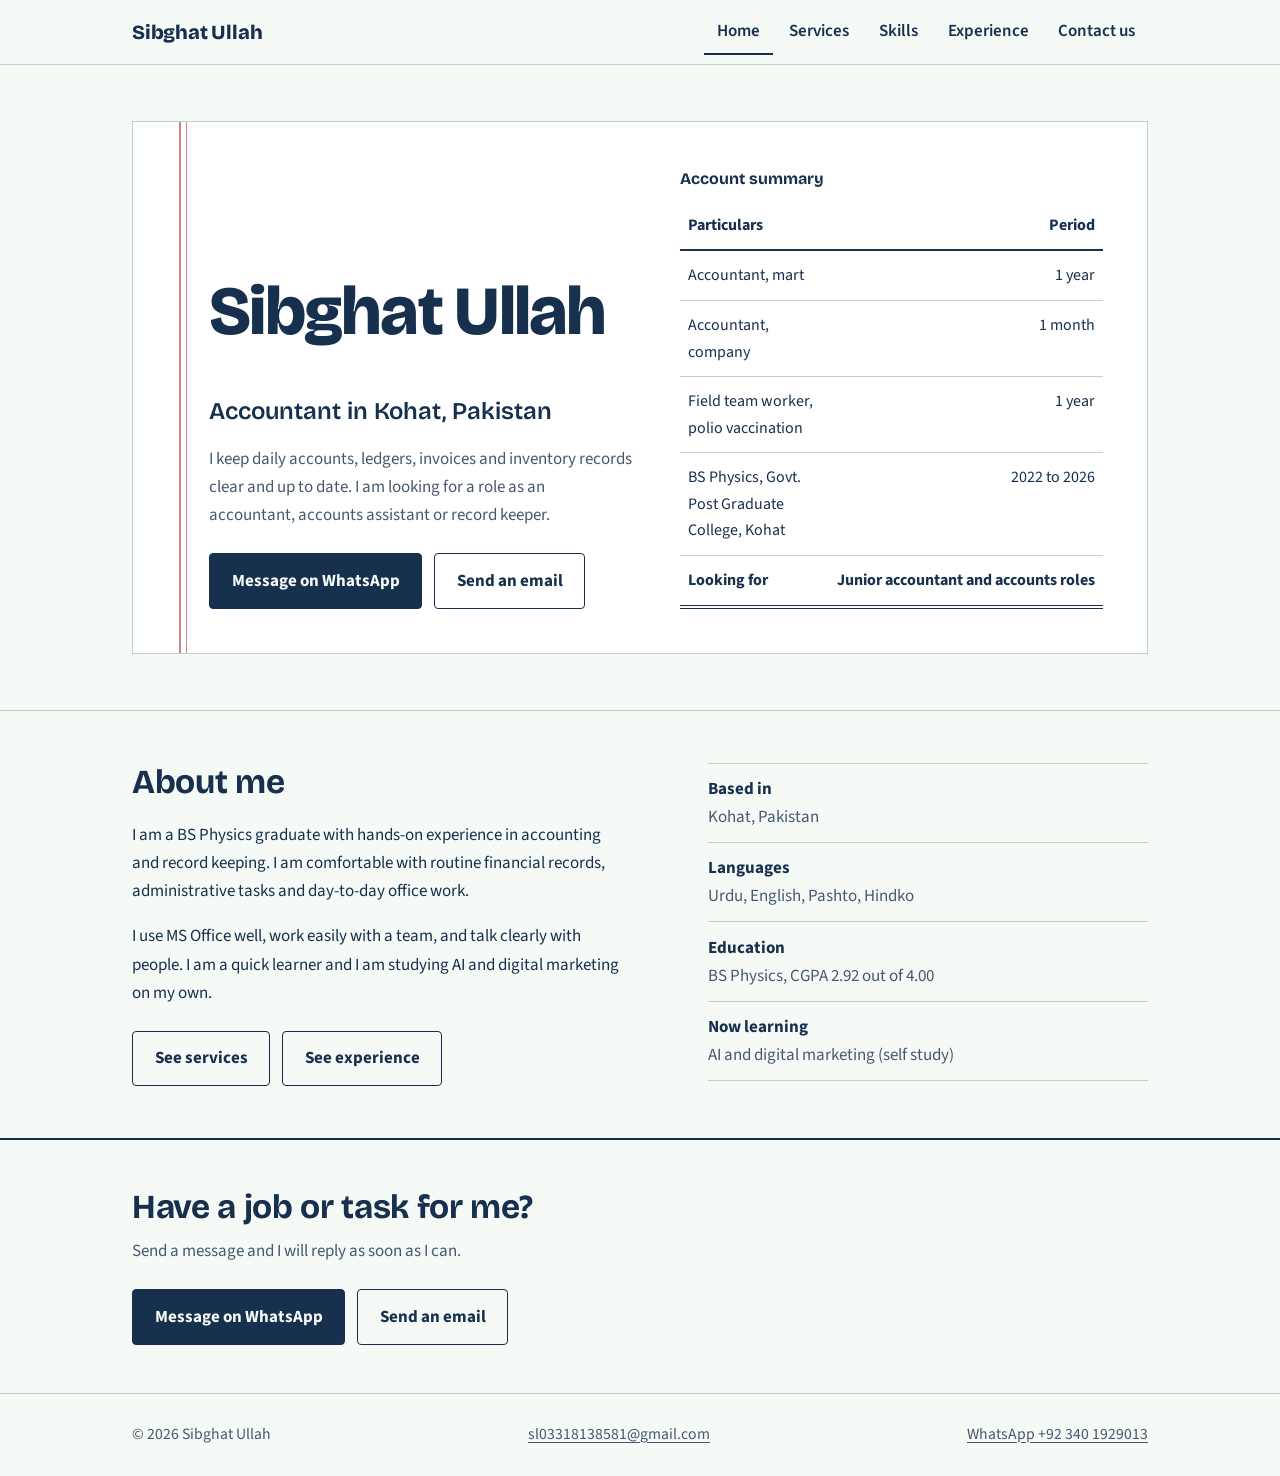
<file: index.html>
<!DOCTYPE html>
<html lang="en">
<head>
  <meta charset="UTF-8">
  <meta name="viewport" content="width=device-width, initial-scale=1">
  <title>Sibghat Ullah | Accountant in Kohat</title>
  <meta name="description" content="Portfolio of Sibghat Ullah, an accountant in Kohat, Pakistan. Daily accounts, record keeping, ledgers, invoices and inventory.">
  <link rel="icon" href="data:image/svg+xml,%3Csvg xmlns='http://www.w3.org/2000/svg' viewBox='0 0 64 64'%3E%3Crect width='64' height='64' rx='8' fill='%2317304d'/%3E%3Ctext x='32' y='45' font-size='36' font-family='Arial' font-weight='700' text-anchor='middle' fill='%23f6faf7'%3ES%3C/text%3E%3C/svg%3E">
  <link rel="preconnect" href="https://fonts.googleapis.com">
  <link rel="preconnect" href="https://fonts.gstatic.com" crossorigin>
  <link href="https://fonts.googleapis.com/css2?family=Bricolage+Grotesque:opsz,wght@12..96,600..800&family=Source+Sans+3:wght@400;600;700&display=swap" rel="stylesheet">
  <link rel="stylesheet" href="css/style.css">
</head>
<body>
  <a class="skip-link" href="#main">Skip to content</a>

  <header class="site-header">
    <div class="wrap bar">
      <a class="brand" href="index.html">Sibghat Ullah</a>
      <button class="nav-toggle" aria-expanded="false" aria-controls="site-nav">Menu</button>
      <nav id="site-nav" class="site-nav" aria-label="Main">
        <a href="index.html" aria-current="page">Home</a>
        <a href="services.html">Services</a>
        <a href="skills.html">Skills</a>
        <a href="experience.html">Experience</a>
        <a href="contact.html">Contact us</a>
      </nav>
    </div>
  </header>

  <main id="main">
    <section class="hero">
      <div class="wrap">
        <div class="sheet">
          <div class="hero-grid">
            <div>
              <h1>Sibghat Ullah</h1>
              <p class="hero-role">Accountant in Kohat, Pakistan</p>
              <p class="hero-lead">I keep daily accounts, ledgers, invoices and inventory records clear and up to date. I am looking for a role as an accountant, accounts assistant or record keeper.</p>
              <div class="btn-row">
                <a class="btn btn-primary" href="https://wa.me/923401929013?text=Hello%20Sibghat%2C%20I%20saw%20your%20portfolio%20and%20would%20like%20to%20talk." target="_blank" rel="noopener">Message on WhatsApp</a>
                <a class="btn btn-ghost" href="mailto:sl03318138581@gmail.com?subject=Job%20enquiry%20from%20your%20portfolio">Send an email</a>
              </div>
            </div>

            <div class="table-scroll">
              <table class="ledger ledger-write">
                <caption>Account summary</caption>
                <thead>
                  <tr><th scope="col">Particulars</th><th scope="col" class="num">Period</th></tr>
                </thead>
                <tbody>
                  <tr style="--i:0"><td>Accountant, mart</td><td class="num">1 year</td></tr>
                  <tr style="--i:1"><td>Accountant, company</td><td class="num">1 month</td></tr>
                  <tr style="--i:2"><td>Field team worker, polio vaccination</td><td class="num">1 year</td></tr>
                  <tr style="--i:3"><td>BS Physics, Govt. Post Graduate College, Kohat</td><td class="num">2022 to 2026</td></tr>
                </tbody>
                <tfoot>
                  <tr><th scope="row">Looking for</th><td class="num">Junior accountant and accounts roles</td></tr>
                </tfoot>
              </table>
            </div>
          </div>
        </div>
      </div>
    </section>

    <section class="section">
      <div class="wrap two-col two-col-uneven">
        <div>
          <h2>About me</h2>
          <p>I am a BS Physics graduate with hands-on experience in accounting and record keeping. I am comfortable with routine financial records, administrative tasks and day-to-day office work.</p>
          <p>I use MS Office well, work easily with a team, and talk clearly with people. I am a quick learner and I am studying AI and digital marketing on my own.</p>
          <div class="btn-row">
            <a class="btn btn-ghost" href="services.html">See services</a>
            <a class="btn btn-ghost" href="experience.html">See experience</a>
          </div>
        </div>
        <dl class="detail-list">
          <div><dt>Based in</dt><dd>Kohat, Pakistan</dd></div>
          <div><dt>Languages</dt><dd>Urdu, English, Pashto, Hindko</dd></div>
          <div><dt>Education</dt><dd>BS Physics, CGPA 2.92 out of 4.00</dd></div>
          <div><dt>Now learning</dt><dd>AI and digital marketing (self study)</dd></div>
        </dl>
      </div>
    </section>

    <section class="cta">
      <div class="wrap">
        <h2>Have a job or task for me?</h2>
        <p>Send a message and I will reply as soon as I can.</p>
        <div class="btn-row">
          <a class="btn btn-primary" href="https://wa.me/923401929013?text=Hello%20Sibghat%2C%20I%20saw%20your%20portfolio%20and%20would%20like%20to%20talk." target="_blank" rel="noopener">Message on WhatsApp</a>
          <a class="btn btn-ghost" href="mailto:sl03318138581@gmail.com?subject=Job%20enquiry%20from%20your%20portfolio">Send an email</a>
        </div>
      </div>
    </section>
  </main>

  <footer class="site-footer">
    <div class="wrap footer-inner">
      <span>&copy; 2026 Sibghat Ullah</span>
      <span><a href="mailto:sl03318138581@gmail.com">sl03318138581@gmail.com</a></span>
      <span><a href="https://wa.me/923401929013" target="_blank" rel="noopener">WhatsApp +92 340 1929013</a></span>
    </div>
  </footer>

  <div class="quick-bar">
    <a href="https://wa.me/923401929013?text=Hello%20Sibghat%2C%20I%20saw%20your%20portfolio%20and%20would%20like%20to%20talk." target="_blank" rel="noopener">WhatsApp</a>
    <a href="mailto:sl03318138581@gmail.com?subject=Job%20enquiry%20from%20your%20portfolio">Email</a>
  </div>

  <script src="js/main.js"></script>
</body>
</html>
</file>
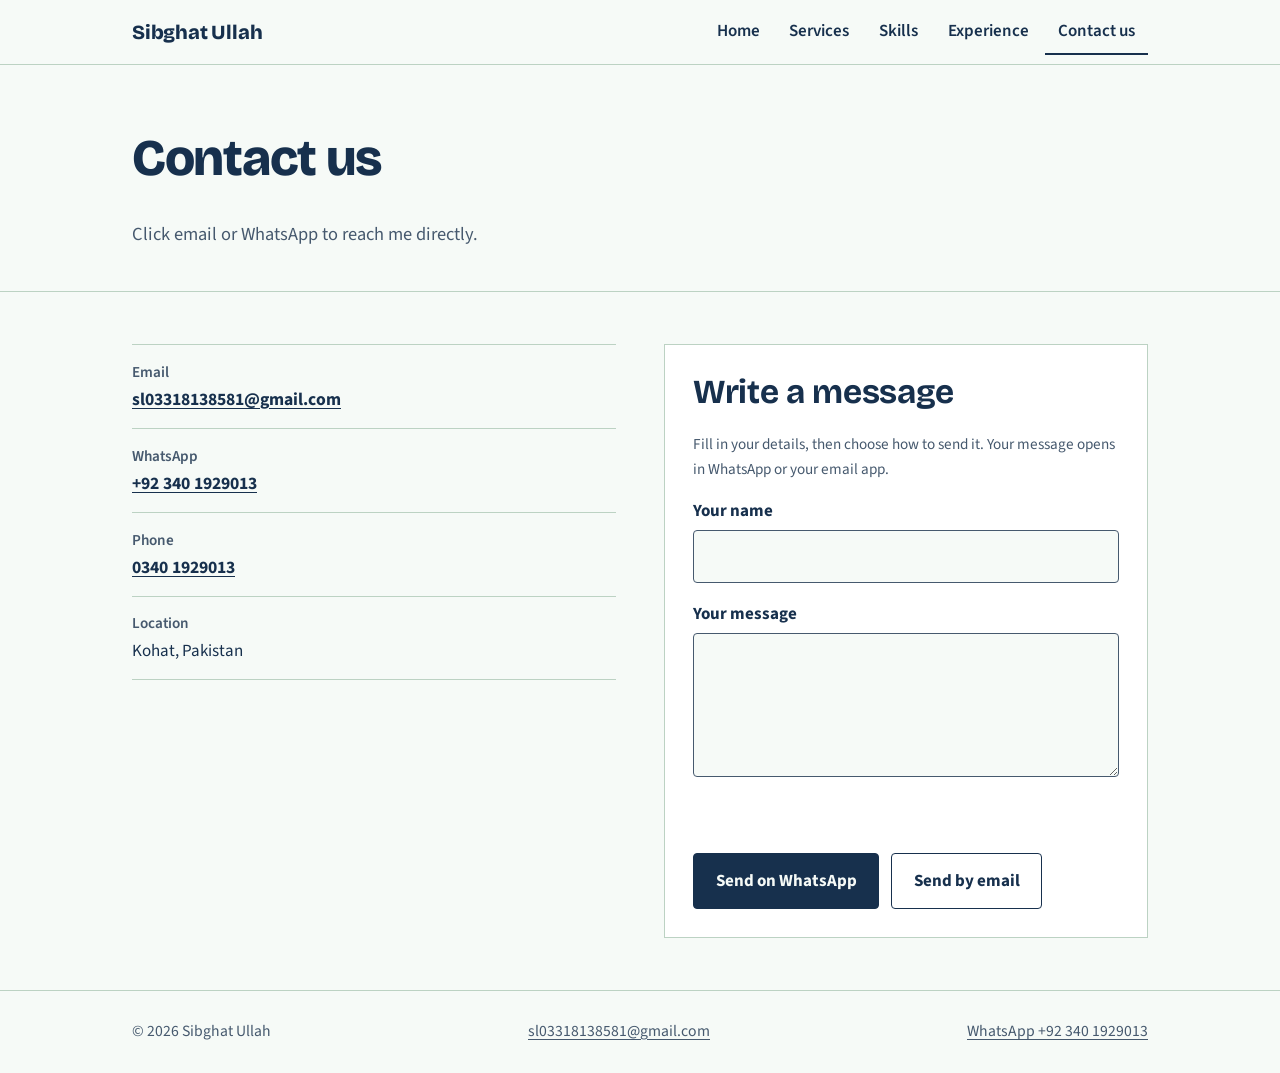
<file: contact.html>
<!DOCTYPE html>
<html lang="en">
<head>
  <meta charset="UTF-8">
  <meta name="viewport" content="width=device-width, initial-scale=1">
  <title>Contact us | Sibghat Ullah</title>
  <meta name="description" content="Contact Sibghat Ullah by email, WhatsApp or phone. Based in Kohat, Pakistan.">
  <link rel="icon" href="data:image/svg+xml,%3Csvg xmlns='http://www.w3.org/2000/svg' viewBox='0 0 64 64'%3E%3Crect width='64' height='64' rx='8' fill='%2317304d'/%3E%3Ctext x='32' y='45' font-size='36' font-family='Arial' font-weight='700' text-anchor='middle' fill='%23f6faf7'%3ES%3C/text%3E%3C/svg%3E">
  <link rel="preconnect" href="https://fonts.googleapis.com">
  <link rel="preconnect" href="https://fonts.gstatic.com" crossorigin>
  <link href="https://fonts.googleapis.com/css2?family=Bricolage+Grotesque:opsz,wght@12..96,600..800&family=Source+Sans+3:wght@400;600;700&display=swap" rel="stylesheet">
  <link rel="stylesheet" href="css/style.css">
</head>
<body>
  <a class="skip-link" href="#main">Skip to content</a>

  <header class="site-header">
    <div class="wrap bar">
      <a class="brand" href="index.html">Sibghat Ullah</a>
      <button class="nav-toggle" aria-expanded="false" aria-controls="site-nav">Menu</button>
      <nav id="site-nav" class="site-nav" aria-label="Main">
        <a href="index.html">Home</a>
        <a href="services.html">Services</a>
        <a href="skills.html">Skills</a>
        <a href="experience.html">Experience</a>
        <a href="contact.html" aria-current="page">Contact us</a>
      </nav>
    </div>
  </header>

  <main id="main">
    <div class="wrap page-head">
      <h1>Contact us</h1>
      <p>Click email or WhatsApp to reach me directly.</p>
    </div>

    <section class="section">
      <div class="wrap two-col">
        <div>
          <ul class="contact-list">
            <li>
              <span class="label">Email</span>
              <a href="mailto:sl03318138581@gmail.com?subject=Job%20enquiry%20from%20your%20portfolio">sl03318138581@gmail.com</a>
            </li>
            <li>
              <span class="label">WhatsApp</span>
              <a href="https://wa.me/923401929013?text=Hello%20Sibghat%2C%20I%20saw%20your%20portfolio%20and%20would%20like%20to%20talk." target="_blank" rel="noopener">+92 340 1929013</a>
            </li>
            <li>
              <span class="label">Phone</span>
              <a href="tel:+923401929013">0340 1929013</a>
            </li>
            <li>
              <span class="label">Location</span>
              Kohat, Pakistan
            </li>
          </ul>
        </div>

        <form id="contact-form" class="form" novalidate>
          <h2>Write a message</h2>
          <p class="form-note">Fill in your details, then choose how to send it. Your message opens in WhatsApp or your email app.</p>

          <label for="name">Your name</label>
          <input id="name" name="name" type="text" autocomplete="name">

          <label for="message">Your message</label>
          <textarea id="message" name="message"></textarea>

          <p class="form-error" role="alert" aria-live="polite"></p>

          <div class="btn-row">
            <button type="button" class="btn btn-primary" data-send="whatsapp">Send on WhatsApp</button>
            <button type="button" class="btn btn-ghost" data-send="email">Send by email</button>
          </div>
        </form>
      </div>
    </section>
  </main>

  <footer class="site-footer">
    <div class="wrap footer-inner">
      <span>&copy; 2026 Sibghat Ullah</span>
      <span><a href="mailto:sl03318138581@gmail.com">sl03318138581@gmail.com</a></span>
      <span><a href="https://wa.me/923401929013" target="_blank" rel="noopener">WhatsApp +92 340 1929013</a></span>
    </div>
  </footer>

  <div class="quick-bar">
    <a href="https://wa.me/923401929013?text=Hello%20Sibghat%2C%20I%20saw%20your%20portfolio%20and%20would%20like%20to%20talk." target="_blank" rel="noopener">WhatsApp</a>
    <a href="mailto:sl03318138581@gmail.com?subject=Job%20enquiry%20from%20your%20portfolio">Email</a>
  </div>

  <script src="js/main.js"></script>
</body>
</html>
</file>
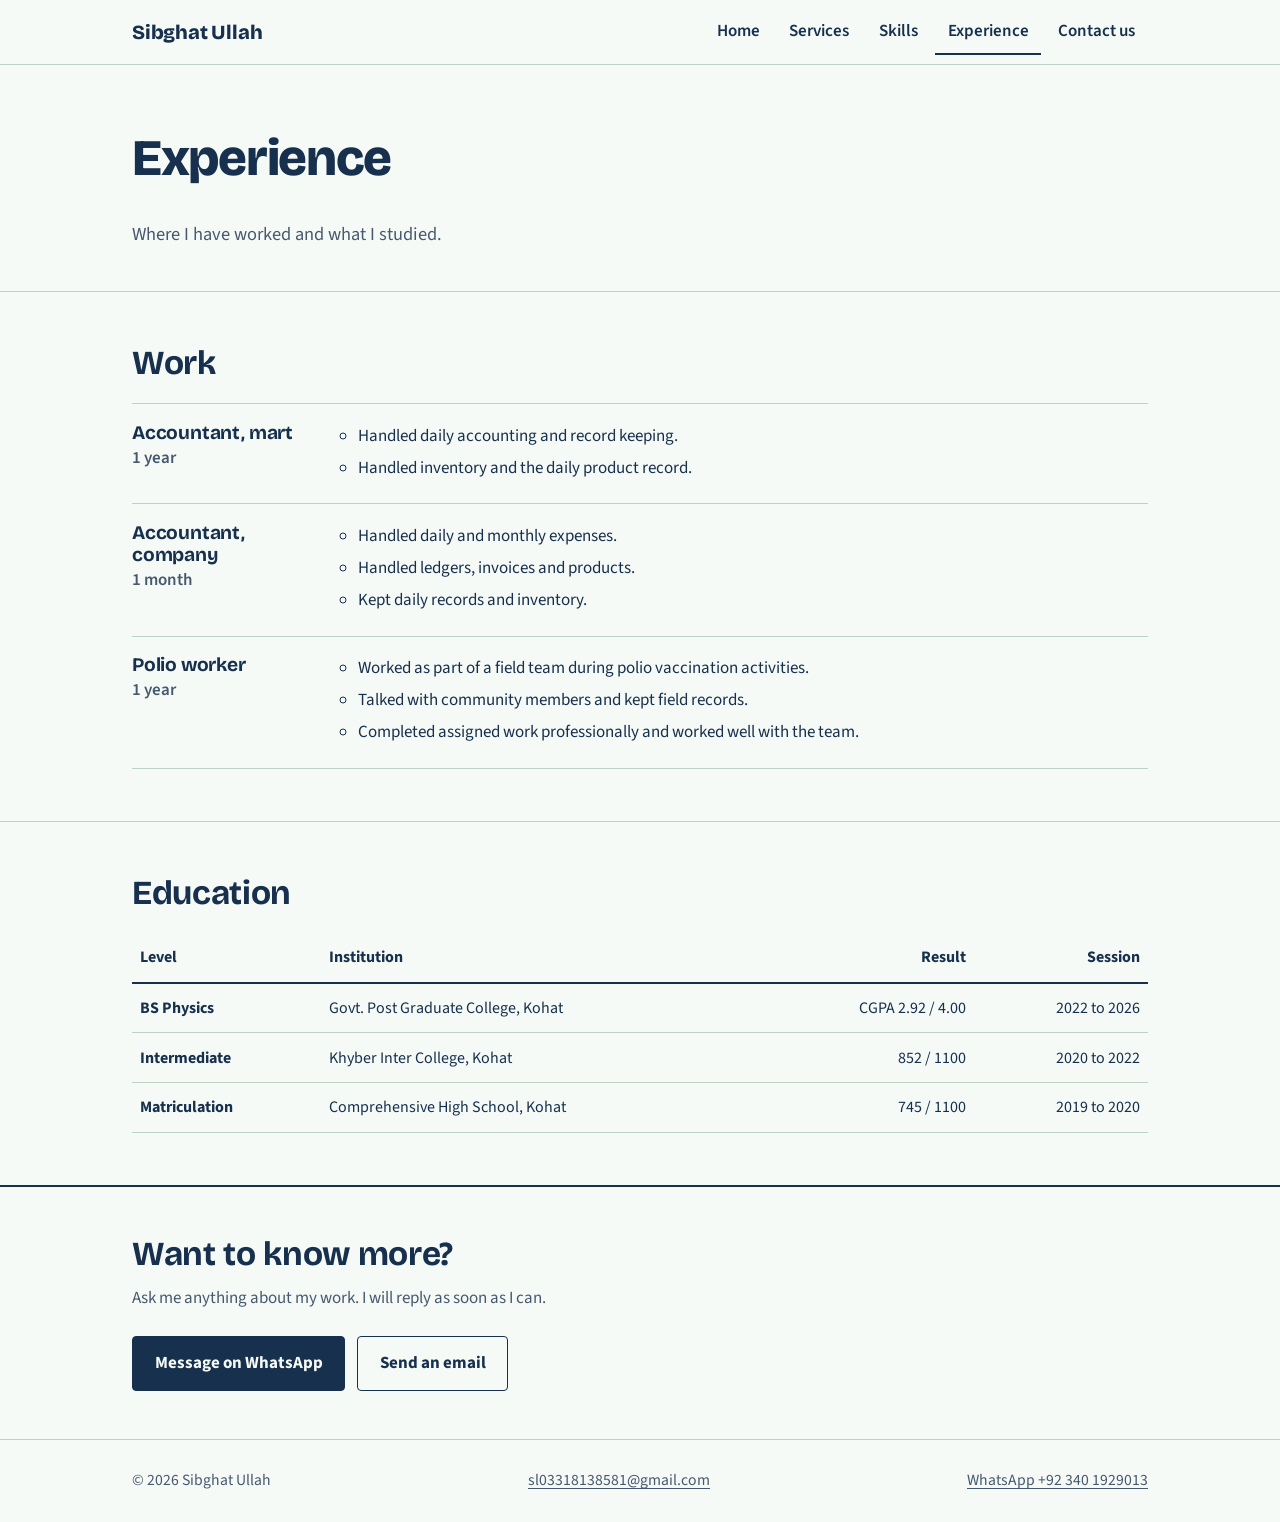
<file: experience.html>
<!DOCTYPE html>
<html lang="en">
<head>
  <meta charset="UTF-8">
  <meta name="viewport" content="width=device-width, initial-scale=1">
  <title>Experience | Sibghat Ullah</title>
  <meta name="description" content="Work experience and education of Sibghat Ullah: accountant at a mart and a company, polio field team worker, BS Physics graduate.">
  <link rel="icon" href="data:image/svg+xml,%3Csvg xmlns='http://www.w3.org/2000/svg' viewBox='0 0 64 64'%3E%3Crect width='64' height='64' rx='8' fill='%2317304d'/%3E%3Ctext x='32' y='45' font-size='36' font-family='Arial' font-weight='700' text-anchor='middle' fill='%23f6faf7'%3ES%3C/text%3E%3C/svg%3E">
  <link rel="preconnect" href="https://fonts.googleapis.com">
  <link rel="preconnect" href="https://fonts.gstatic.com" crossorigin>
  <link href="https://fonts.googleapis.com/css2?family=Bricolage+Grotesque:opsz,wght@12..96,600..800&family=Source+Sans+3:wght@400;600;700&display=swap" rel="stylesheet">
  <link rel="stylesheet" href="css/style.css">
</head>
<body>
  <a class="skip-link" href="#main">Skip to content</a>

  <header class="site-header">
    <div class="wrap bar">
      <a class="brand" href="index.html">Sibghat Ullah</a>
      <button class="nav-toggle" aria-expanded="false" aria-controls="site-nav">Menu</button>
      <nav id="site-nav" class="site-nav" aria-label="Main">
        <a href="index.html">Home</a>
        <a href="services.html">Services</a>
        <a href="skills.html">Skills</a>
        <a href="experience.html" aria-current="page">Experience</a>
        <a href="contact.html">Contact us</a>
      </nav>
    </div>
  </header>

  <main id="main">
    <div class="wrap page-head">
      <h1>Experience</h1>
      <p>Where I have worked and what I studied.</p>
    </div>

    <section class="section">
      <div class="wrap">
        <h2>Work</h2>
        <ul class="rows rows-wide-left">
          <li>
            <div>
              <h3>Accountant, mart</h3>
              <p class="row-meta">1 year</p>
            </div>
            <ul>
              <li>Handled daily accounting and record keeping.</li>
              <li>Handled inventory and the daily product record.</li>
            </ul>
          </li>
          <li>
            <div>
              <h3>Accountant, company</h3>
              <p class="row-meta">1 month</p>
            </div>
            <ul>
              <li>Handled daily and monthly expenses.</li>
              <li>Handled ledgers, invoices and products.</li>
              <li>Kept daily records and inventory.</li>
            </ul>
          </li>
          <li>
            <div>
              <h3>Polio worker</h3>
              <p class="row-meta">1 year</p>
            </div>
            <ul>
              <li>Worked as part of a field team during polio vaccination activities.</li>
              <li>Talked with community members and kept field records.</li>
              <li>Completed assigned work professionally and worked well with the team.</li>
            </ul>
          </li>
        </ul>
      </div>
    </section>

    <section class="section">
      <div class="wrap">
        <h2>Education</h2>
        <div class="table-scroll">
          <table class="ledger">
            <thead>
              <tr>
                <th scope="col">Level</th>
                <th scope="col">Institution</th>
                <th scope="col" class="num">Result</th>
                <th scope="col" class="num">Session</th>
              </tr>
            </thead>
            <tbody>
              <tr>
                <th scope="row">BS Physics</th>
                <td>Govt. Post Graduate College, Kohat</td>
                <td class="num">CGPA 2.92 / 4.00</td>
                <td class="num">2022 to 2026</td>
              </tr>
              <tr>
                <th scope="row">Intermediate</th>
                <td>Khyber Inter College, Kohat</td>
                <td class="num">852 / 1100</td>
                <td class="num">2020 to 2022</td>
              </tr>
              <tr>
                <th scope="row">Matriculation</th>
                <td>Comprehensive High School, Kohat</td>
                <td class="num">745 / 1100</td>
                <td class="num">2019 to 2020</td>
              </tr>
            </tbody>
          </table>
        </div>
      </div>
    </section>

    <section class="cta">
      <div class="wrap">
        <h2>Want to know more?</h2>
        <p>Ask me anything about my work. I will reply as soon as I can.</p>
        <div class="btn-row">
          <a class="btn btn-primary" href="https://wa.me/923401929013?text=Hello%20Sibghat%2C%20I%20saw%20your%20portfolio%20and%20would%20like%20to%20talk." target="_blank" rel="noopener">Message on WhatsApp</a>
          <a class="btn btn-ghost" href="mailto:sl03318138581@gmail.com?subject=Job%20enquiry%20from%20your%20portfolio">Send an email</a>
        </div>
      </div>
    </section>
  </main>

  <footer class="site-footer">
    <div class="wrap footer-inner">
      <span>&copy; 2026 Sibghat Ullah</span>
      <span><a href="mailto:sl03318138581@gmail.com">sl03318138581@gmail.com</a></span>
      <span><a href="https://wa.me/923401929013" target="_blank" rel="noopener">WhatsApp +92 340 1929013</a></span>
    </div>
  </footer>

  <div class="quick-bar">
    <a href="https://wa.me/923401929013?text=Hello%20Sibghat%2C%20I%20saw%20your%20portfolio%20and%20would%20like%20to%20talk." target="_blank" rel="noopener">WhatsApp</a>
    <a href="mailto:sl03318138581@gmail.com?subject=Job%20enquiry%20from%20your%20portfolio">Email</a>
  </div>

  <script src="js/main.js"></script>
</body>
</html>
</file>
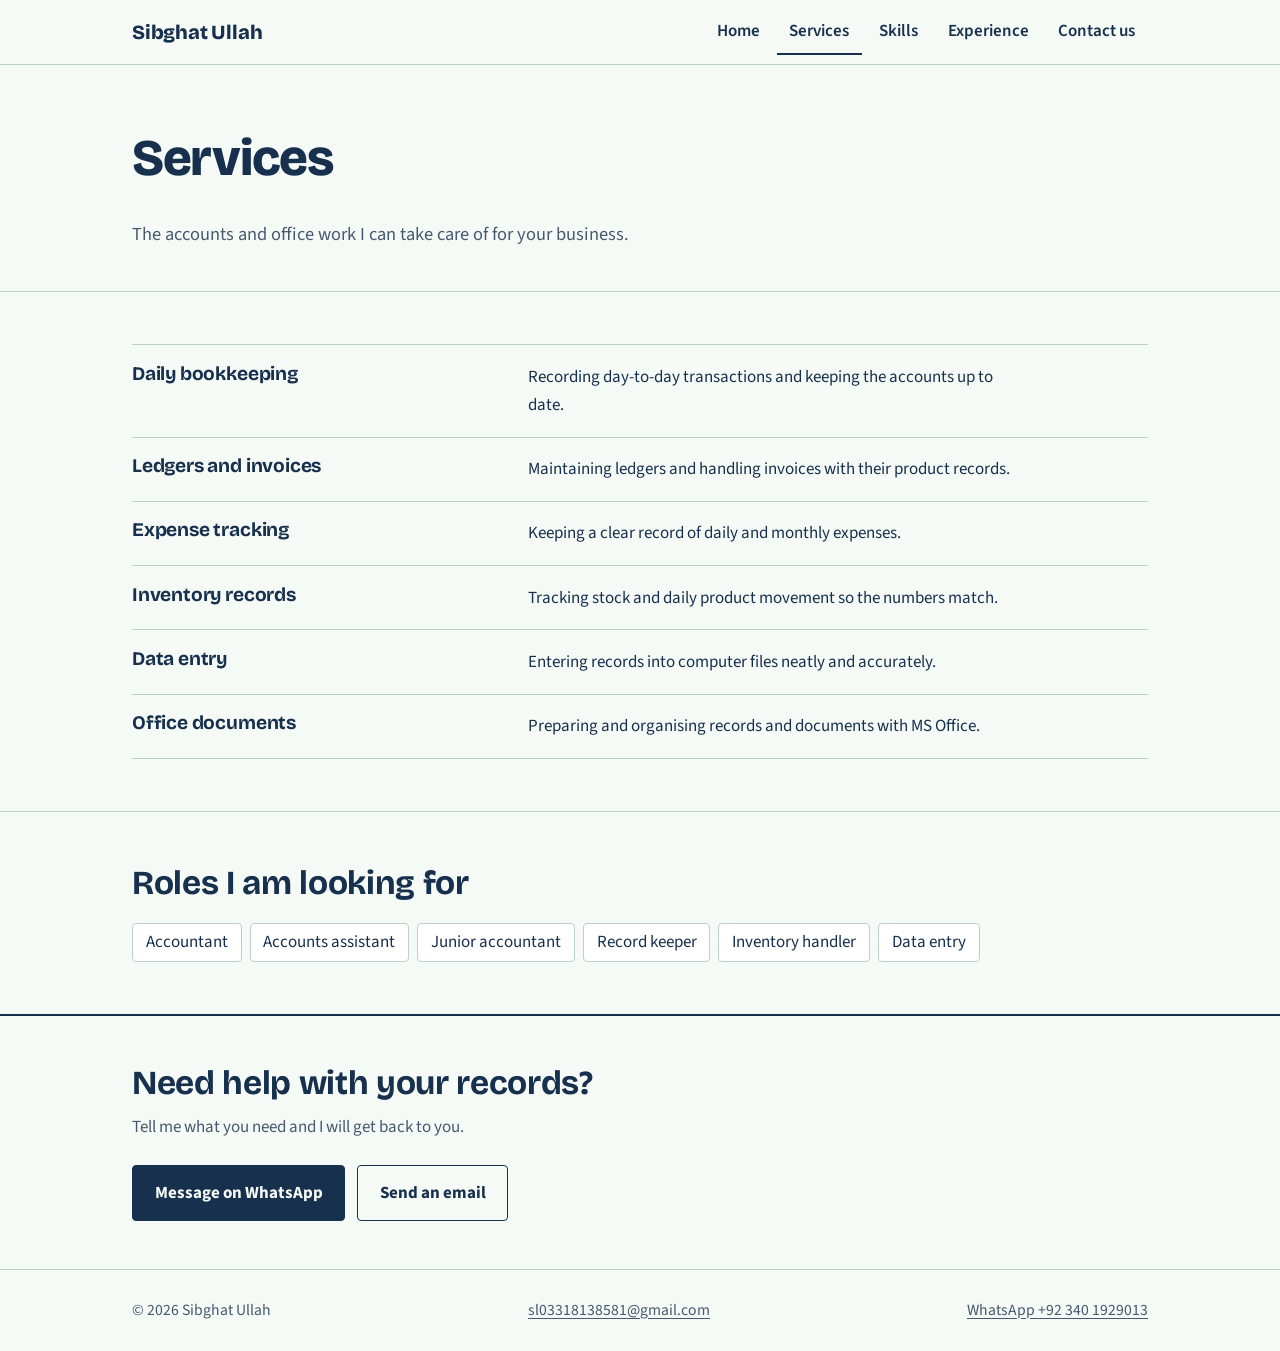
<file: services.html>
<!DOCTYPE html>
<html lang="en">
<head>
  <meta charset="UTF-8">
  <meta name="viewport" content="width=device-width, initial-scale=1">
  <title>Services | Sibghat Ullah</title>
  <meta name="description" content="Accounting and record keeping services by Sibghat Ullah: daily bookkeeping, ledgers, invoices, expenses, inventory and data entry.">
  <link rel="icon" href="data:image/svg+xml,%3Csvg xmlns='http://www.w3.org/2000/svg' viewBox='0 0 64 64'%3E%3Crect width='64' height='64' rx='8' fill='%2317304d'/%3E%3Ctext x='32' y='45' font-size='36' font-family='Arial' font-weight='700' text-anchor='middle' fill='%23f6faf7'%3ES%3C/text%3E%3C/svg%3E">
  <link rel="preconnect" href="https://fonts.googleapis.com">
  <link rel="preconnect" href="https://fonts.gstatic.com" crossorigin>
  <link href="https://fonts.googleapis.com/css2?family=Bricolage+Grotesque:opsz,wght@12..96,600..800&family=Source+Sans+3:wght@400;600;700&display=swap" rel="stylesheet">
  <link rel="stylesheet" href="css/style.css">
</head>
<body>
  <a class="skip-link" href="#main">Skip to content</a>

  <header class="site-header">
    <div class="wrap bar">
      <a class="brand" href="index.html">Sibghat Ullah</a>
      <button class="nav-toggle" aria-expanded="false" aria-controls="site-nav">Menu</button>
      <nav id="site-nav" class="site-nav" aria-label="Main">
        <a href="index.html">Home</a>
        <a href="services.html" aria-current="page">Services</a>
        <a href="skills.html">Skills</a>
        <a href="experience.html">Experience</a>
        <a href="contact.html">Contact us</a>
      </nav>
    </div>
  </header>

  <main id="main">
    <div class="wrap page-head">
      <h1>Services</h1>
      <p>The accounts and office work I can take care of for your business.</p>
    </div>

    <section class="section">
      <div class="wrap">
        <ul class="rows">
          <li>
            <h3>Daily bookkeeping</h3>
            <p>Recording day-to-day transactions and keeping the accounts up to date.</p>
          </li>
          <li>
            <h3>Ledgers and invoices</h3>
            <p>Maintaining ledgers and handling invoices with their product records.</p>
          </li>
          <li>
            <h3>Expense tracking</h3>
            <p>Keeping a clear record of daily and monthly expenses.</p>
          </li>
          <li>
            <h3>Inventory records</h3>
            <p>Tracking stock and daily product movement so the numbers match.</p>
          </li>
          <li>
            <h3>Data entry</h3>
            <p>Entering records into computer files neatly and accurately.</p>
          </li>
          <li>
            <h3>Office documents</h3>
            <p>Preparing and organising records and documents with MS Office.</p>
          </li>
        </ul>
      </div>
    </section>

    <section class="section">
      <div class="wrap">
        <h2>Roles I am looking for</h2>
        <ul class="plain-list">
          <li>Accountant</li>
          <li>Accounts assistant</li>
          <li>Junior accountant</li>
          <li>Record keeper</li>
          <li>Inventory handler</li>
          <li>Data entry</li>
        </ul>
      </div>
    </section>

    <section class="cta">
      <div class="wrap">
        <h2>Need help with your records?</h2>
        <p>Tell me what you need and I will get back to you.</p>
        <div class="btn-row">
          <a class="btn btn-primary" href="https://wa.me/923401929013?text=Hello%20Sibghat%2C%20I%20saw%20your%20portfolio%20and%20would%20like%20to%20talk." target="_blank" rel="noopener">Message on WhatsApp</a>
          <a class="btn btn-ghost" href="mailto:sl03318138581@gmail.com?subject=Job%20enquiry%20from%20your%20portfolio">Send an email</a>
        </div>
      </div>
    </section>
  </main>

  <footer class="site-footer">
    <div class="wrap footer-inner">
      <span>&copy; 2026 Sibghat Ullah</span>
      <span><a href="mailto:sl03318138581@gmail.com">sl03318138581@gmail.com</a></span>
      <span><a href="https://wa.me/923401929013" target="_blank" rel="noopener">WhatsApp +92 340 1929013</a></span>
    </div>
  </footer>

  <div class="quick-bar">
    <a href="https://wa.me/923401929013?text=Hello%20Sibghat%2C%20I%20saw%20your%20portfolio%20and%20would%20like%20to%20talk." target="_blank" rel="noopener">WhatsApp</a>
    <a href="mailto:sl03318138581@gmail.com?subject=Job%20enquiry%20from%20your%20portfolio">Email</a>
  </div>

  <script src="js/main.js"></script>
</body>
</html>
</file>
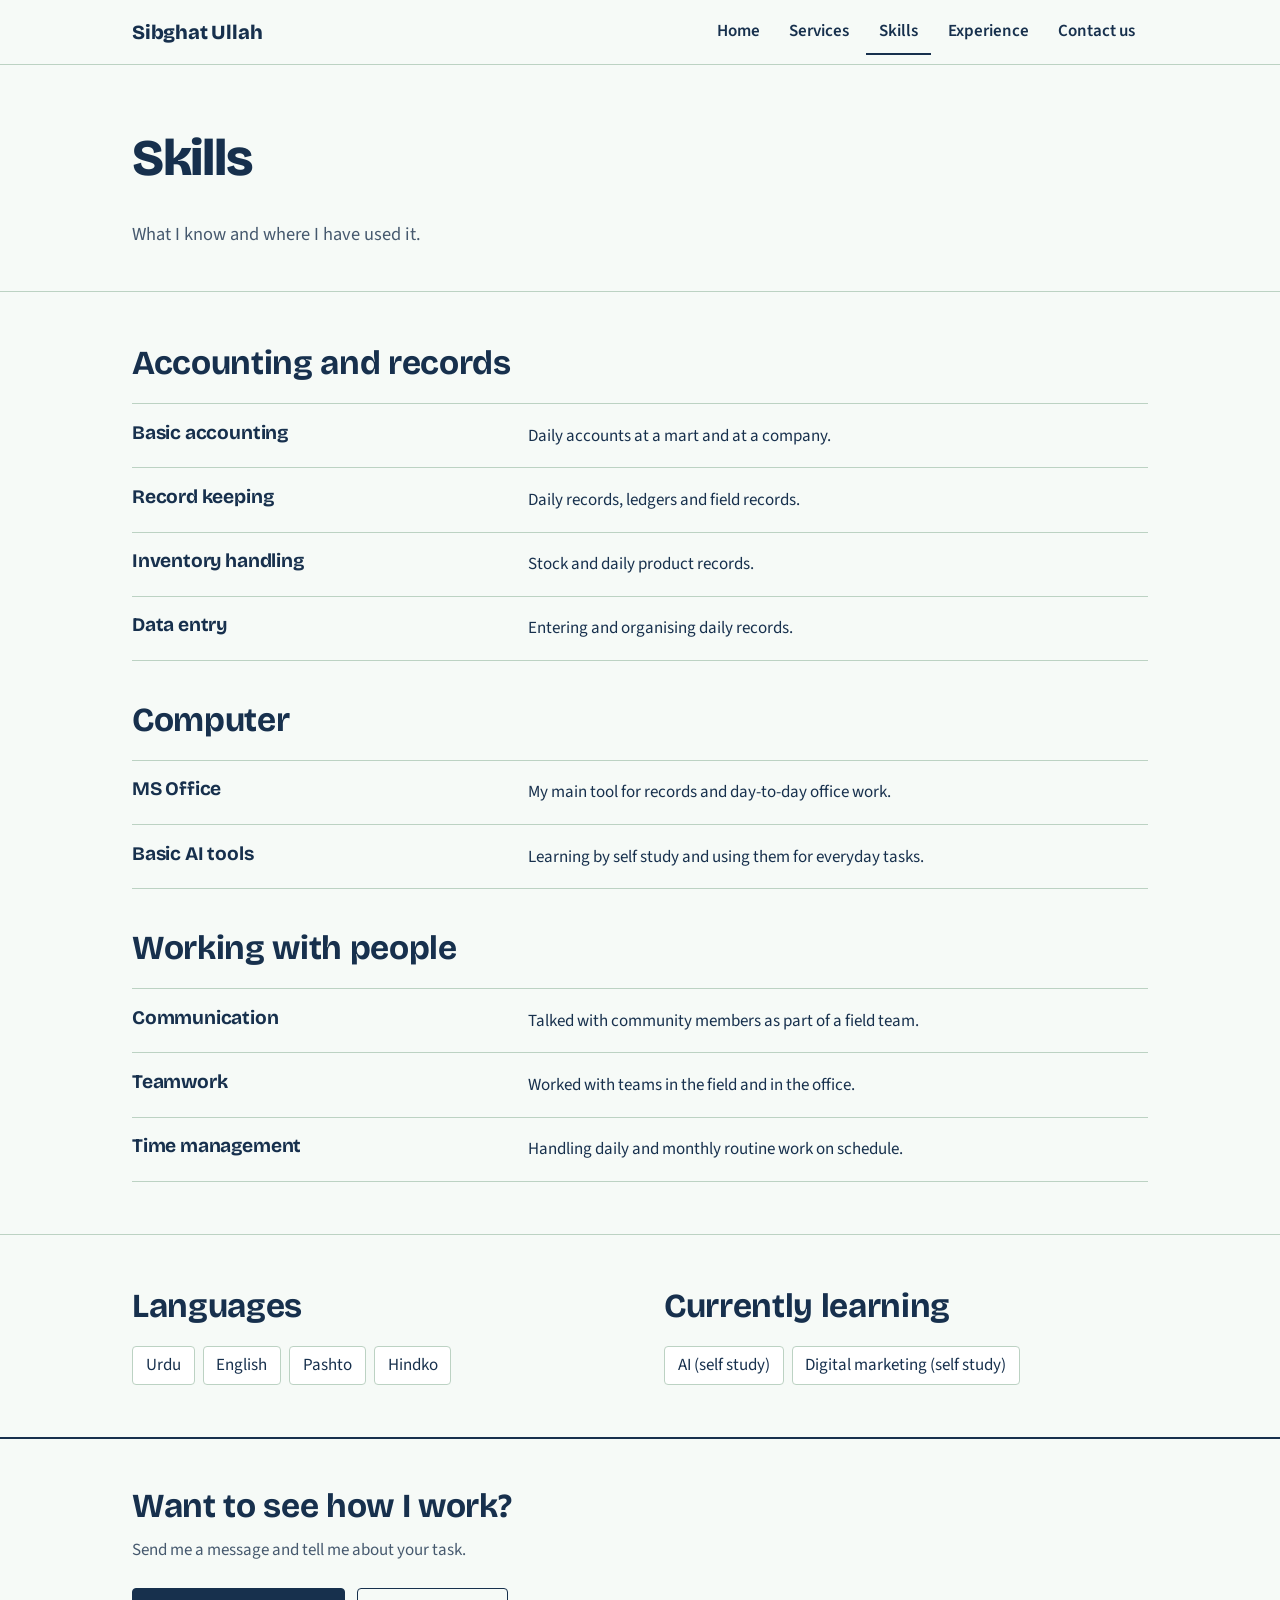
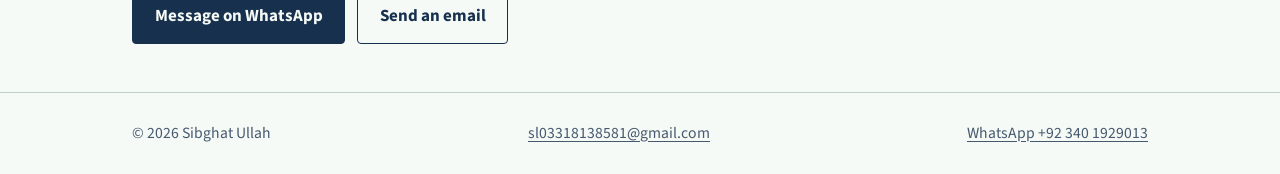
<file: skills.html>
<!DOCTYPE html>
<html lang="en">
<head>
  <meta charset="UTF-8">
  <meta name="viewport" content="width=device-width, initial-scale=1">
  <title>Skills | Sibghat Ullah</title>
  <meta name="description" content="Skills of Sibghat Ullah: basic accounting, record keeping, data entry, MS Office, basic AI tools, communication and teamwork.">
  <link rel="icon" href="data:image/svg+xml,%3Csvg xmlns='http://www.w3.org/2000/svg' viewBox='0 0 64 64'%3E%3Crect width='64' height='64' rx='8' fill='%2317304d'/%3E%3Ctext x='32' y='45' font-size='36' font-family='Arial' font-weight='700' text-anchor='middle' fill='%23f6faf7'%3ES%3C/text%3E%3C/svg%3E">
  <link rel="preconnect" href="https://fonts.googleapis.com">
  <link rel="preconnect" href="https://fonts.gstatic.com" crossorigin>
  <link href="https://fonts.googleapis.com/css2?family=Bricolage+Grotesque:opsz,wght@12..96,600..800&family=Source+Sans+3:wght@400;600;700&display=swap" rel="stylesheet">
  <link rel="stylesheet" href="css/style.css">
</head>
<body>
  <a class="skip-link" href="#main">Skip to content</a>

  <header class="site-header">
    <div class="wrap bar">
      <a class="brand" href="index.html">Sibghat Ullah</a>
      <button class="nav-toggle" aria-expanded="false" aria-controls="site-nav">Menu</button>
      <nav id="site-nav" class="site-nav" aria-label="Main">
        <a href="index.html">Home</a>
        <a href="services.html">Services</a>
        <a href="skills.html" aria-current="page">Skills</a>
        <a href="experience.html">Experience</a>
        <a href="contact.html">Contact us</a>
      </nav>
    </div>
  </header>

  <main id="main">
    <div class="wrap page-head">
      <h1>Skills</h1>
      <p>What I know and where I have used it.</p>
    </div>

    <section class="section">
      <div class="wrap">
        <div class="group">
          <h2>Accounting and records</h2>
          <ul class="rows">
            <li><h3>Basic accounting</h3><p>Daily accounts at a mart and at a company.</p></li>
            <li><h3>Record keeping</h3><p>Daily records, ledgers and field records.</p></li>
            <li><h3>Inventory handling</h3><p>Stock and daily product records.</p></li>
            <li><h3>Data entry</h3><p>Entering and organising daily records.</p></li>
          </ul>
        </div>

        <div class="group">
          <h2>Computer</h2>
          <ul class="rows">
            <li><h3>MS Office</h3><p>My main tool for records and day-to-day office work.</p></li>
            <li><h3>Basic AI tools</h3><p>Learning by self study and using them for everyday tasks.</p></li>
          </ul>
        </div>

        <div class="group">
          <h2>Working with people</h2>
          <ul class="rows">
            <li><h3>Communication</h3><p>Talked with community members as part of a field team.</p></li>
            <li><h3>Teamwork</h3><p>Worked with teams in the field and in the office.</p></li>
            <li><h3>Time management</h3><p>Handling daily and monthly routine work on schedule.</p></li>
          </ul>
        </div>
      </div>
    </section>

    <section class="section">
      <div class="wrap two-col">
        <div>
          <h2>Languages</h2>
          <ul class="plain-list">
            <li>Urdu</li>
            <li>English</li>
            <li>Pashto</li>
            <li>Hindko</li>
          </ul>
        </div>
        <div>
          <h2>Currently learning</h2>
          <ul class="plain-list">
            <li>AI (self study)</li>
            <li>Digital marketing (self study)</li>
          </ul>
        </div>
      </div>
    </section>

    <section class="cta">
      <div class="wrap">
        <h2>Want to see how I work?</h2>
        <p>Send me a message and tell me about your task.</p>
        <div class="btn-row">
          <a class="btn btn-primary" href="https://wa.me/923401929013?text=Hello%20Sibghat%2C%20I%20saw%20your%20portfolio%20and%20would%20like%20to%20talk." target="_blank" rel="noopener">Message on WhatsApp</a>
          <a class="btn btn-ghost" href="mailto:sl03318138581@gmail.com?subject=Job%20enquiry%20from%20your%20portfolio">Send an email</a>
        </div>
      </div>
    </section>
  </main>

  <footer class="site-footer">
    <div class="wrap footer-inner">
      <span>&copy; 2026 Sibghat Ullah</span>
      <span><a href="mailto:sl03318138581@gmail.com">sl03318138581@gmail.com</a></span>
      <span><a href="https://wa.me/923401929013" target="_blank" rel="noopener">WhatsApp +92 340 1929013</a></span>
    </div>
  </footer>

  <div class="quick-bar">
    <a href="https://wa.me/923401929013?text=Hello%20Sibghat%2C%20I%20saw%20your%20portfolio%20and%20would%20like%20to%20talk." target="_blank" rel="noopener">WhatsApp</a>
    <a href="mailto:sl03318138581@gmail.com?subject=Job%20enquiry%20from%20your%20portfolio">Email</a>
  </div>

  <script src="js/main.js"></script>
</body>
</html>
</file>
<file: css/style.css>
/* ===== Design tokens: ledger paper, ink blue, red margin line ===== */
:root {
  --paper: #f6faf7;
  --sheet: #ffffff;
  --rule: #bcd2c3;
  --ink: #17304d;
  --ink-deep: #0e2036;
  --ink-soft: #46596e;
  --margin: #b3342b;
  --focus: #1b6fd1;

  --font-head: "Bricolage Grotesque", "Segoe UI", system-ui, sans-serif;
  --font-body: "Source Sans 3", "Segoe UI", system-ui, -apple-system, sans-serif;

  --wrap: 1080px;
  --gutter: clamp(1.1rem, 4vw, 2rem);
}

*, *::before, *::after { box-sizing: border-box; }

html { -webkit-text-size-adjust: 100%; scroll-behavior: smooth; }

body {
  margin: 0;
  background: var(--paper);
  color: var(--ink);
  font-family: var(--font-body);
  font-size: 1.0625rem;
  line-height: 1.65;
}

img, svg { max-width: 100%; }

a { color: var(--ink); text-underline-offset: 3px; }
a:hover { color: var(--ink-deep); }

:focus-visible {
  outline: 3px solid var(--focus);
  outline-offset: 3px;
  border-radius: 3px;
}

.wrap {
  width: 100%;
  max-width: var(--wrap);
  margin-inline: auto;
  padding-inline: var(--gutter);
}

.skip-link {
  position: absolute;
  left: -999px;
  top: 0;
  background: var(--ink);
  color: var(--paper);
  padding: .6rem 1rem;
  z-index: 100;
}
.skip-link:focus { left: 0; }

/* ===== Headings ===== */
h1, h2, h3 {
  font-family: var(--font-head);
  line-height: 1.15;
  margin: 0 0 .6em;
  letter-spacing: -0.01em;
}
h1 { font-size: clamp(2.4rem, 6.4vw, 4.3rem); font-weight: 800; letter-spacing: -0.025em; }
h2 { font-size: clamp(1.5rem, 3.4vw, 2.1rem); font-weight: 700; }
h3 { font-size: 1.2rem; font-weight: 700; }
p { margin: 0 0 1em; max-width: 62ch; }

/* ===== Header ===== */
.site-header {
  position: sticky;
  top: 0;
  z-index: 50;
  background: var(--paper);
  border-bottom: 1px solid var(--rule);
}
.bar {
  display: flex;
  align-items: center;
  justify-content: space-between;
  gap: 1rem;
  min-height: 4rem;
}
.brand {
  font-family: var(--font-head);
  font-weight: 800;
  font-size: 1.25rem;
  text-decoration: none;
  letter-spacing: -0.01em;
}
.site-nav { display: flex; gap: .25rem; }
.site-nav a {
  text-decoration: none;
  padding: .5rem .8rem;
  border-bottom: 2px solid transparent;
  font-weight: 600;
}
.site-nav a:hover { border-bottom-color: var(--rule); }
.site-nav a[aria-current="page"] { border-bottom-color: var(--ink); }

.nav-toggle {
  display: none;
  font: inherit;
  font-weight: 600;
  background: transparent;
  color: var(--ink);
  border: 1.5px solid var(--ink);
  border-radius: 4px;
  padding: .45rem .9rem;
  cursor: pointer;
}

/* ===== Buttons ===== */
.btn {
  display: inline-block;
  font: inherit;
  font-weight: 700;
  text-decoration: none;
  text-align: center;
  padding: .8rem 1.35rem;
  border: 1.5px solid var(--ink);
  border-radius: 4px;
  cursor: pointer;
  transition: background-color .15s ease, color .15s ease;
}
.btn-primary { background: var(--ink); color: var(--paper); }
.btn-primary:hover { background: var(--ink-deep); color: #fff; }
.btn-ghost { background: transparent; color: var(--ink); }
.btn-ghost:hover { background: var(--ink); color: var(--paper); }
.btn-row { display: flex; flex-wrap: wrap; gap: .75rem; margin-top: 1.5rem; }

/* ===== Hero: the ledger sheet ===== */
.hero { padding-block: clamp(1.5rem, 5vw, 3.5rem); }

.sheet {
  position: relative;
  background: var(--sheet);
  border: 1px solid var(--rule);
  padding: clamp(1.5rem, 4vw, 2.75rem) clamp(1.1rem, 4vw, 2.75rem) clamp(1.5rem, 4vw, 2.75rem) clamp(2.4rem, 7vw, 4.75rem);
}
/* red double margin line, like a ruled account book */
.sheet::before, .sheet::after {
  content: "";
  position: absolute;
  top: 0;
  bottom: 0;
  background: var(--margin);
  opacity: .6;
}
.sheet::before { left: clamp(1.1rem, 4vw, 2.9rem); width: 2px; }
.sheet::after  { left: calc(clamp(1.1rem, 4vw, 2.9rem) + .4rem); width: 1px; }

.hero-grid { display: grid; gap: 2.25rem; }
.hero-role {
  font-family: var(--font-head);
  font-size: clamp(1.15rem, 2.6vw, 1.5rem);
  font-weight: 600;
  margin-bottom: .8rem;
}
.hero-lead { color: var(--ink-soft); }

/* ===== Ledger table ===== */
.table-scroll { overflow-x: auto; }
.ledger {
  width: 100%;
  border-collapse: collapse;
  font-size: 1rem;
}
.ledger caption {
  text-align: left;
  font-family: var(--font-head);
  font-weight: 700;
  padding-bottom: .5rem;
}
.ledger th, .ledger td {
  text-align: left;
  vertical-align: top;
  padding: .7rem .5rem;
  border-bottom: 1px solid var(--rule);
}
.ledger thead th {
  border-bottom: 2px solid var(--ink);
  font-weight: 700;
}
.ledger .num { text-align: right; font-variant-numeric: tabular-nums; white-space: nowrap; }
.ledger tfoot td, .ledger tfoot th {
  font-weight: 700;
  border-top: 1px solid var(--ink);
  border-bottom: 4px double var(--ink);
}

/* The one moment of motion: ledger lines being written in */
.ledger-write tbody tr {
  opacity: 0;
  animation: write .5s ease forwards;
  animation-delay: calc(var(--i) * 140ms + 250ms);
}
@keyframes write {
  from { opacity: 0; transform: translateX(-8px); }
  to   { opacity: 1; transform: none; }
}

/* ===== Page heading + sections ===== */
.page-head { padding-block: clamp(2rem, 6vw, 4rem) 1.5rem; }
.page-head h1 { font-size: clamp(2rem, 5vw, 3.2rem); }
.page-head p { color: var(--ink-soft); font-size: 1.15rem; }

.section { padding-block: clamp(2rem, 5vw, 3.25rem); border-top: 1px solid var(--rule); }

.two-col { display: grid; gap: 2rem; }

/* ===== Row lists: title on the left, detail on the right ===== */
.rows { list-style: none; margin: 0; padding: 0; }
.rows > li {
  display: grid;
  gap: .35rem 2rem;
  padding: 1.1rem 0;
  border-top: 1px solid var(--rule);
}
.rows > li:last-child { border-bottom: 1px solid var(--rule); }
.rows h3, .rows .row-title { margin: 0; }
.rows p, .rows ul { margin: 0; }
.rows ul { padding-left: 1.1rem; }
.rows ul li { margin-bottom: .25rem; }
.row-meta { color: var(--ink-soft); font-weight: 600; }

.group { margin-bottom: 2.5rem; }
.group:last-child { margin-bottom: 0; }

.plain-list { list-style: none; margin: 0; padding: 0; display: flex; flex-wrap: wrap; gap: .5rem; }
.plain-list li {
  border: 1px solid var(--rule);
  background: var(--sheet);
  padding: .3rem .8rem;
  border-radius: 4px;
}

.detail-list { margin: 0; }
.detail-list div { padding: .7rem 0; border-bottom: 1px solid var(--rule); }
.detail-list div:first-child { border-top: 1px solid var(--rule); }
.detail-list dt { font-weight: 700; }
.detail-list dd { margin: 0; color: var(--ink-soft); }

/* ===== Call to action band ===== */
.cta {
  border-top: 2px solid var(--ink);
  background: var(--paper);
  padding-block: clamp(2rem, 5vw, 3rem);
}
.cta h2 { margin-bottom: .3em; }
.cta p { color: var(--ink-soft); }

/* ===== Contact page ===== */
.contact-list { list-style: none; margin: 0; padding: 0; }
.contact-list li { padding: .9rem 0; border-top: 1px solid var(--rule); }
.contact-list li:last-child { border-bottom: 1px solid var(--rule); }
.contact-list .label { display: block; color: var(--ink-soft); font-weight: 600; font-size: .95rem; }
.contact-list a { font-weight: 700; font-size: 1.1rem; overflow-wrap: anywhere; }

.form { background: var(--sheet); border: 1px solid var(--rule); padding: clamp(1.1rem, 3vw, 1.75rem); }
.form label { display: block; font-weight: 700; margin-bottom: .3rem; }
.form input, .form textarea {
  width: 100%;
  font: inherit;
  color: var(--ink);
  background: var(--paper);
  border: 1.5px solid var(--ink-soft);
  border-radius: 4px;
  padding: .7rem .8rem;
  margin-bottom: 1.1rem;
}
.form textarea { min-height: 9rem; resize: vertical; }
.form-note { color: var(--ink-soft); font-size: .95rem; }
.form-error { color: var(--margin); font-weight: 700; min-height: 1.5em; margin: 0 0 .75rem; }

/* ===== Footer ===== */
.site-footer { border-top: 1px solid var(--rule); padding-block: 1.75rem; color: var(--ink-soft); font-size: .98rem; }
.footer-inner { display: flex; flex-wrap: wrap; justify-content: space-between; gap: .75rem 2rem; }
.footer-inner a { color: var(--ink-soft); }

/* ===== Mobile quick-contact bar ===== */
.quick-bar { display: none; }

/* ===== Tablet and up ===== */
@media (min-width: 760px) {
  .rows > li { grid-template-columns: 1fr 1.7fr; }
  .rows.rows-wide-left > li { grid-template-columns: 11rem 1fr; }
  .two-col { grid-template-columns: 1fr 1fr; gap: 3rem; }
  .two-col.two-col-uneven { grid-template-columns: 1.2fr 1fr; }
}

@media (min-width: 940px) {
  .hero-grid { grid-template-columns: 1fr 1fr; align-items: end; gap: 3rem; }
}

/* ===== Phone ===== */
@media (max-width: 759px) {
  .nav-toggle { display: inline-block; }
  .site-nav {
    display: none;
    position: absolute;
    left: 0;
    right: 0;
    top: 100%;
    flex-direction: column;
    gap: 0;
    background: var(--paper);
    border-bottom: 1px solid var(--rule);
    padding: .5rem var(--gutter) 1rem;
  }
  .site-nav.open { display: flex; }
  .site-nav a { padding: .8rem 0; border-bottom: 1px solid var(--rule); }
  .site-nav a[aria-current="page"] { border-bottom-color: var(--ink); }

  body { padding-bottom: 4.5rem; }
  .quick-bar {
    display: grid;
    grid-template-columns: 1fr 1fr;
    position: fixed;
    left: 0;
    right: 0;
    bottom: 0;
    z-index: 60;
    background: var(--ink);
    padding-bottom: env(safe-area-inset-bottom, 0px);
  }
  .quick-bar a {
    color: var(--paper);
    text-align: center;
    font-weight: 700;
    text-decoration: none;
    padding: 1rem .5rem;
  }
  .quick-bar a + a { border-left: 1px solid rgba(246, 250, 247, .35); }
  .btn { flex: 1 1 100%; }
}

@media (prefers-reduced-motion: reduce) {
  html { scroll-behavior: auto; }
  .ledger-write tbody tr { opacity: 1; animation: none; }
  .btn { transition: none; }
}
</file>
